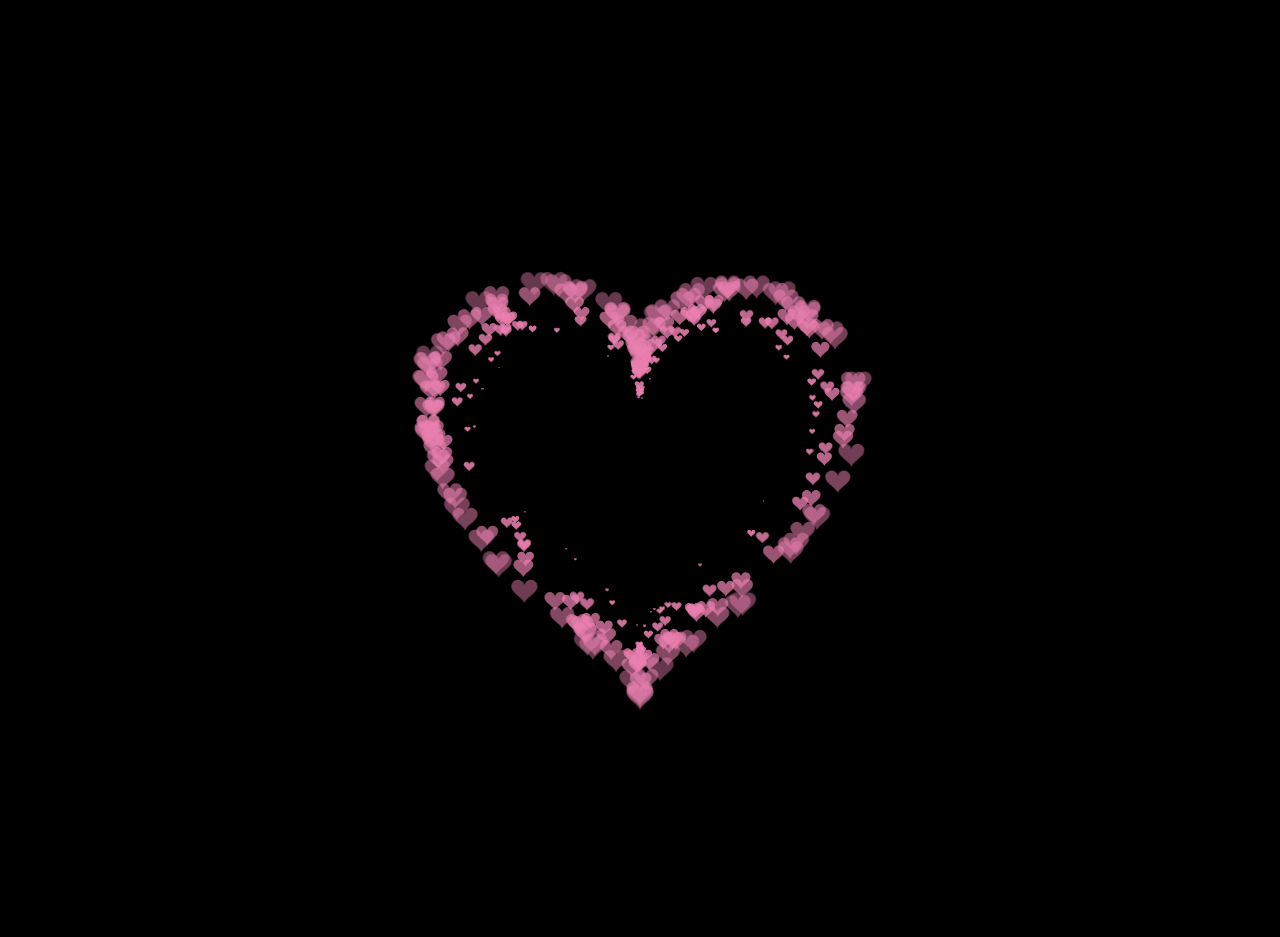
<file: love.html>
<html>
<head>
    <meta charset="utf-8">
    <title>loveHeart</title>
    <link rel="shortcut icon" href="http://zhouql.vip/images/心.png" type="image/x-icon">
    <style>
        html,
        body {
            height: 100%;
            padding: 0;
            margin: 0;
            background: #000;
        }
        canvas {
            position: absolute;
            width: 100%;
            height: 100%;
        }
    </style>
</head>
<body>
    <p>致我心爱的公主殿下.</p>
    <canvas id="pinkboard"></canvas>
    <script>
        var settings = {
            particles: {
                length: 500, 
                duration: 2, 
                velocity: 100, 
                effect: -0.75, 
                size: 32, 
            },
        };
        (function () { var b = 0; var c = ["ms", "moz", "webkit", "o"]; for (var a = 0; a < c.length && !window.requestAnimationFrame; ++a) { window.requestAnimationFrame = window[c[a] + "RequestAnimationFrame"]; window.cancelAnimationFrame = window[c[a] + "CancelAnimationFrame"] || window[c[a] + "CancelRequestAnimationFrame"] } if (!window.requestAnimationFrame) { window.requestAnimationFrame = function (h, e) { var d = new Date().getTime(); var f = Math.max(0, 16 - (d - b)); var g = window.setTimeout(function () { h(d + f) }, f); b = d + f; return g } } if (!window.cancelAnimationFrame) { window.cancelAnimationFrame = function (d) { clearTimeout(d) } } }());

        var Point = (function () {
            function Point(x, y) {
                this.x = (typeof x !== 'undefined') ? x : 0;
                this.y = (typeof y !== 'undefined') ? y : 0;
            }
            Point.prototype.clone = function () {
                return new Point(this.x, this.y);
            };
            Point.prototype.length = function (length) {
                if (typeof length == 'undefined')
                    return Math.sqrt(this.x * this.x + this.y * this.y);
                this.normalize();
                this.x *= length;
                this.y *= length;
                return this;
            };
            Point.prototype.normalize = function () {
                var length = this.length();
                this.x /= length;
                this.y /= length;
                return this;
            };
            return Point;
        })();
        var Particle = (function () {
            function Particle() {
                this.position = new Point();
                this.velocity = new Point();
                this.acceleration = new Point();
                this.age = 0;
            }
            Particle.prototype.initialize = function (x, y, dx, dy) {
                this.position.x = x;
                this.position.y = y;
                this.velocity.x = dx;
                this.velocity.y = dy;
                this.acceleration.x = dx * settings.particles.effect;
                this.acceleration.y = dy * settings.particles.effect;
                this.age = 0;
            };
            Particle.prototype.update = function (deltaTime) {
                this.position.x += this.velocity.x * deltaTime;
                this.position.y += this.velocity.y * deltaTime;
                this.velocity.x += this.acceleration.x * deltaTime;
                this.velocity.y += this.acceleration.y * deltaTime;
                this.age += deltaTime;
            };
            Particle.prototype.draw = function (context, image) {
                function ease(t) {
                    return (--t) * t * t + 1;
                }
                var size = image.width * ease(this.age / settings.particles.duration);
                context.globalAlpha = 1 - this.age / settings.particles.duration;
                context.drawImage(image, this.position.x - size / 2, this.position.y - size / 2, size, size);
            };
            return Particle;
        })();
        var ParticlePool = (function () {
            var particles,
                firstActive = 0,
                firstFree = 0,
                duration = settings.particles.duration;
            function ParticlePool(length) {
                // create and populate particle pool
                particles = new Array(length);
                for (var i = 0; i < particles.length; i++)
                    particles[i] = new Particle();
            }
            ParticlePool.prototype.add = function (x, y, dx, dy) {
                particles[firstFree].initialize(x, y, dx, dy);
                // handle circular queue
                firstFree++;
                if (firstFree == particles.length) firstFree = 0;
                if (firstActive == firstFree) firstActive++;
                if (firstActive == particles.length) firstActive = 0;
            };
            ParticlePool.prototype.update = function (deltaTime) {
                var i;
                // update active particles
                if (firstActive < firstFree) {
                    for (i = firstActive; i < firstFree; i++)
                        particles[i].update(deltaTime);
                }
                if (firstFree < firstActive) {
                    for (i = firstActive; i < particles.length; i++)
                        particles[i].update(deltaTime);
                    for (i = 0; i < firstFree; i++)
                        particles[i].update(deltaTime);
                }
                // remove inactive particles
                while (particles[firstActive].age >= duration && firstActive != firstFree) {
                    firstActive++;
                    if (firstActive == particles.length) firstActive = 0;
                }
            };
            ParticlePool.prototype.draw = function (context, image) {
                // draw active particles
                if (firstActive < firstFree) {
                    for (i = firstActive; i < firstFree; i++)
                        particles[i].draw(context, image);
                }
                if (firstFree < firstActive) {
                    for (i = firstActive; i < particles.length; i++)
                        particles[i].draw(context, image);
                    for (i = 0; i < firstFree; i++)
                        particles[i].draw(context, image);
                }
            };
            return ParticlePool;
        })();
        (function (canvas) {
            var context = canvas.getContext('2d'),
                particles = new ParticlePool(settings.particles.length),
                particleRate = settings.particles.length / settings.particles.duration, // particles/sec
                time;
            // get point on heart with -PI <= t <= PI
            function pointOnHeart(t) {
                return new Point(
                    160 * Math.pow(Math.sin(t), 3),
                    130 * Math.cos(t) - 50 * Math.cos(2 * t) - 20 * Math.cos(3 * t) - 10 * Math.cos(4 * t) + 25
                );
            }
            // creating the particle image using a dummy canvas
            var image = (function () {
                var canvas = document.createElement('canvas'),
                    context = canvas.getContext('2d');
                canvas.width = settings.particles.size;
                canvas.height = settings.particles.size;
                // helper function to create the path
                function to(t) {
                    var point = pointOnHeart(t);
                    point.x = settings.particles.size / 2 + point.x * settings.particles.size / 350;
                    point.y = settings.particles.size / 2 - point.y * settings.particles.size / 350;
                    return point;
                }
                // create the path
                context.beginPath();
                var t = -Math.PI;
                var point = to(t);
                context.moveTo(point.x, point.y);
                while (t < Math.PI) {
                    t += 0.01; // baby steps!
                    point = to(t);
                    context.lineTo(point.x, point.y);
                }
                context.closePath();
                // create the fill
                context.fillStyle = '#ea80b0';
                context.fill();
                // create the image
                var image = new Image();
                image.src = canvas.toDataURL();
                return image;
            })();
            // render that thing!
            function render() {
                // next animation frame
                requestAnimationFrame(render);
                // update time
                var newTime = new Date().getTime() / 1000,
                    deltaTime = newTime - (time || newTime);
                time = newTime;
                // clear canvas
                context.clearRect(0, 0, canvas.width, canvas.height);
                // create new particles
                var amount = particleRate * deltaTime;
                for (var i = 0; i < amount; i++) {
                    var pos = pointOnHeart(Math.PI - 2 * Math.PI * Math.random());
                    var dir = pos.clone().length(settings.particles.velocity);
                    particles.add(canvas.width / 2 + pos.x, canvas.height / 2 - pos.y, dir.x, -dir.y);
                }
                // update and draw particles
                particles.update(deltaTime);
                particles.draw(context, image);
            }
            // handle (re-)sizing of the canvas
            function onResize() {
                canvas.width = canvas.clientWidth;
                canvas.height = canvas.clientHeight;
            }
            window.onresize = onResize;
            // delay rendering bootstrap
            setTimeout(function () {
                onResize();
                render();
            }, 10);
        })(document.getElementById('pinkboard'));
        </script>
</body>

</html>
</file>
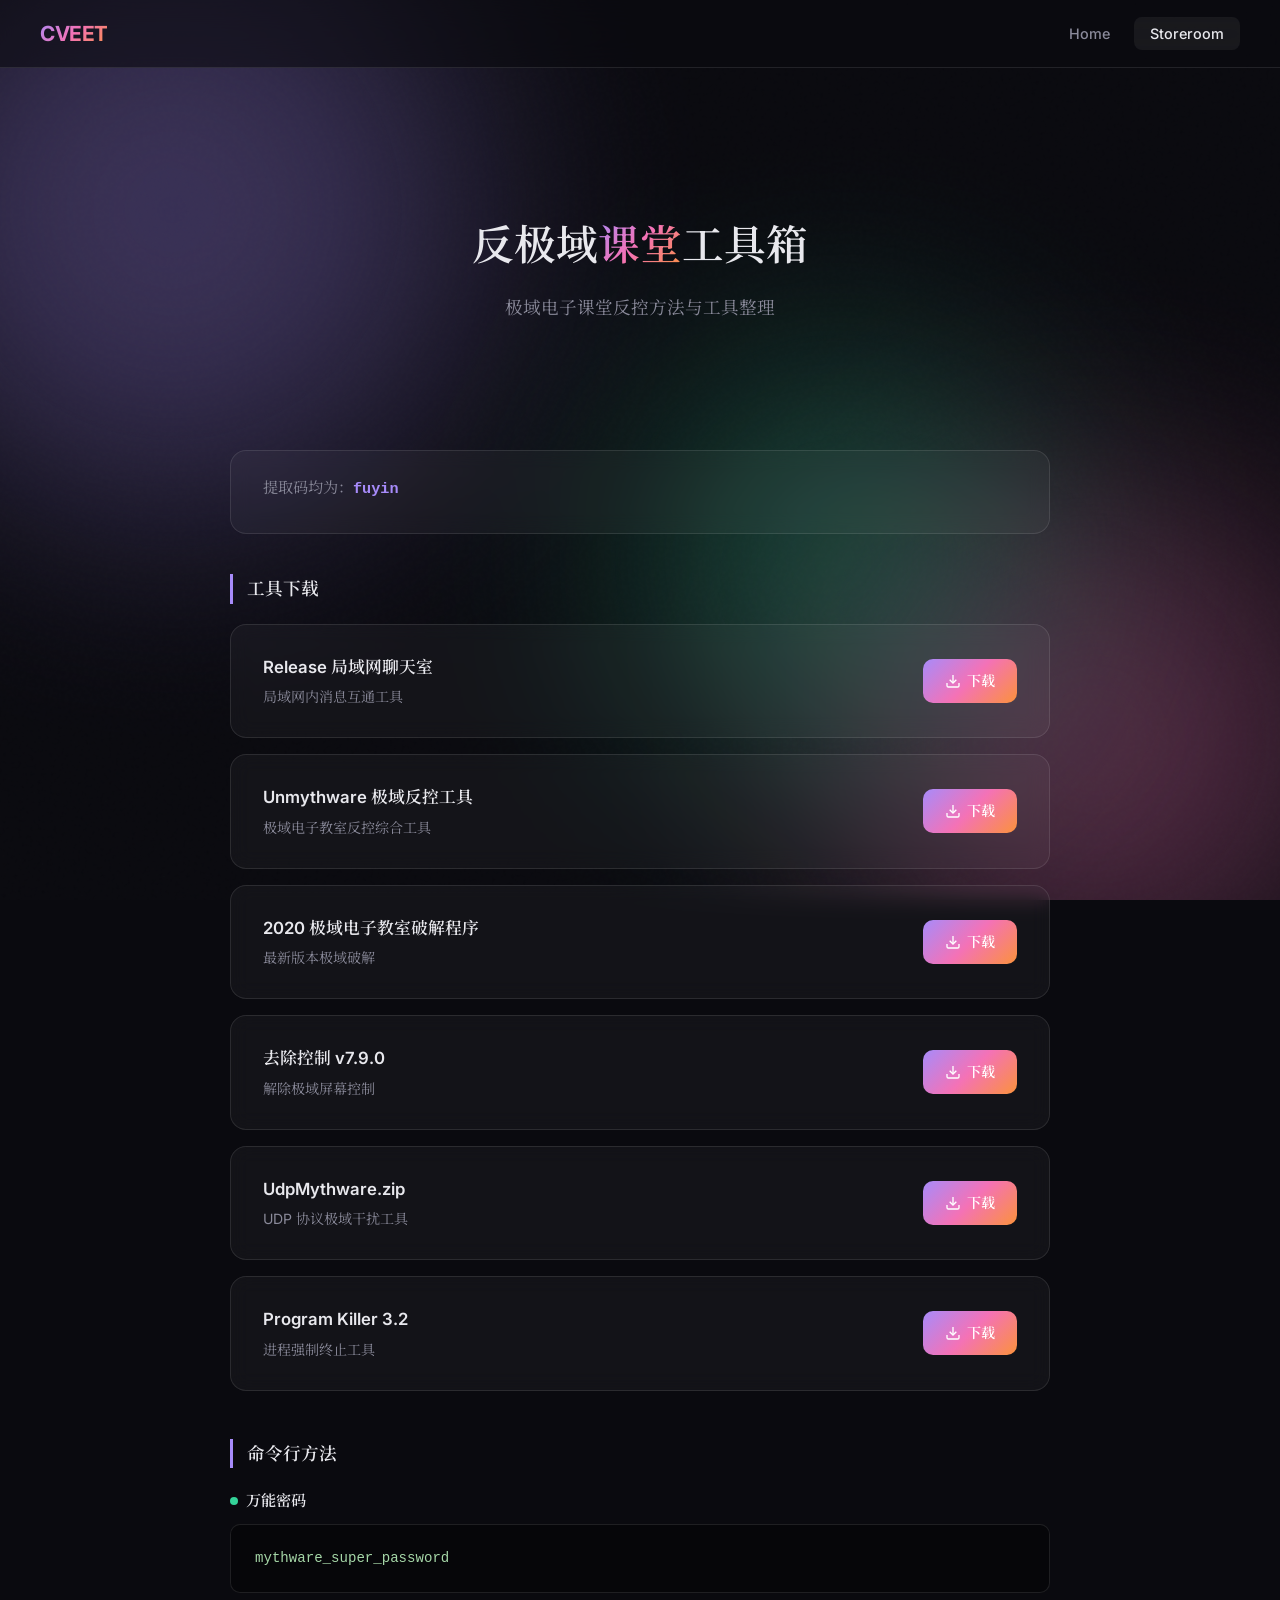
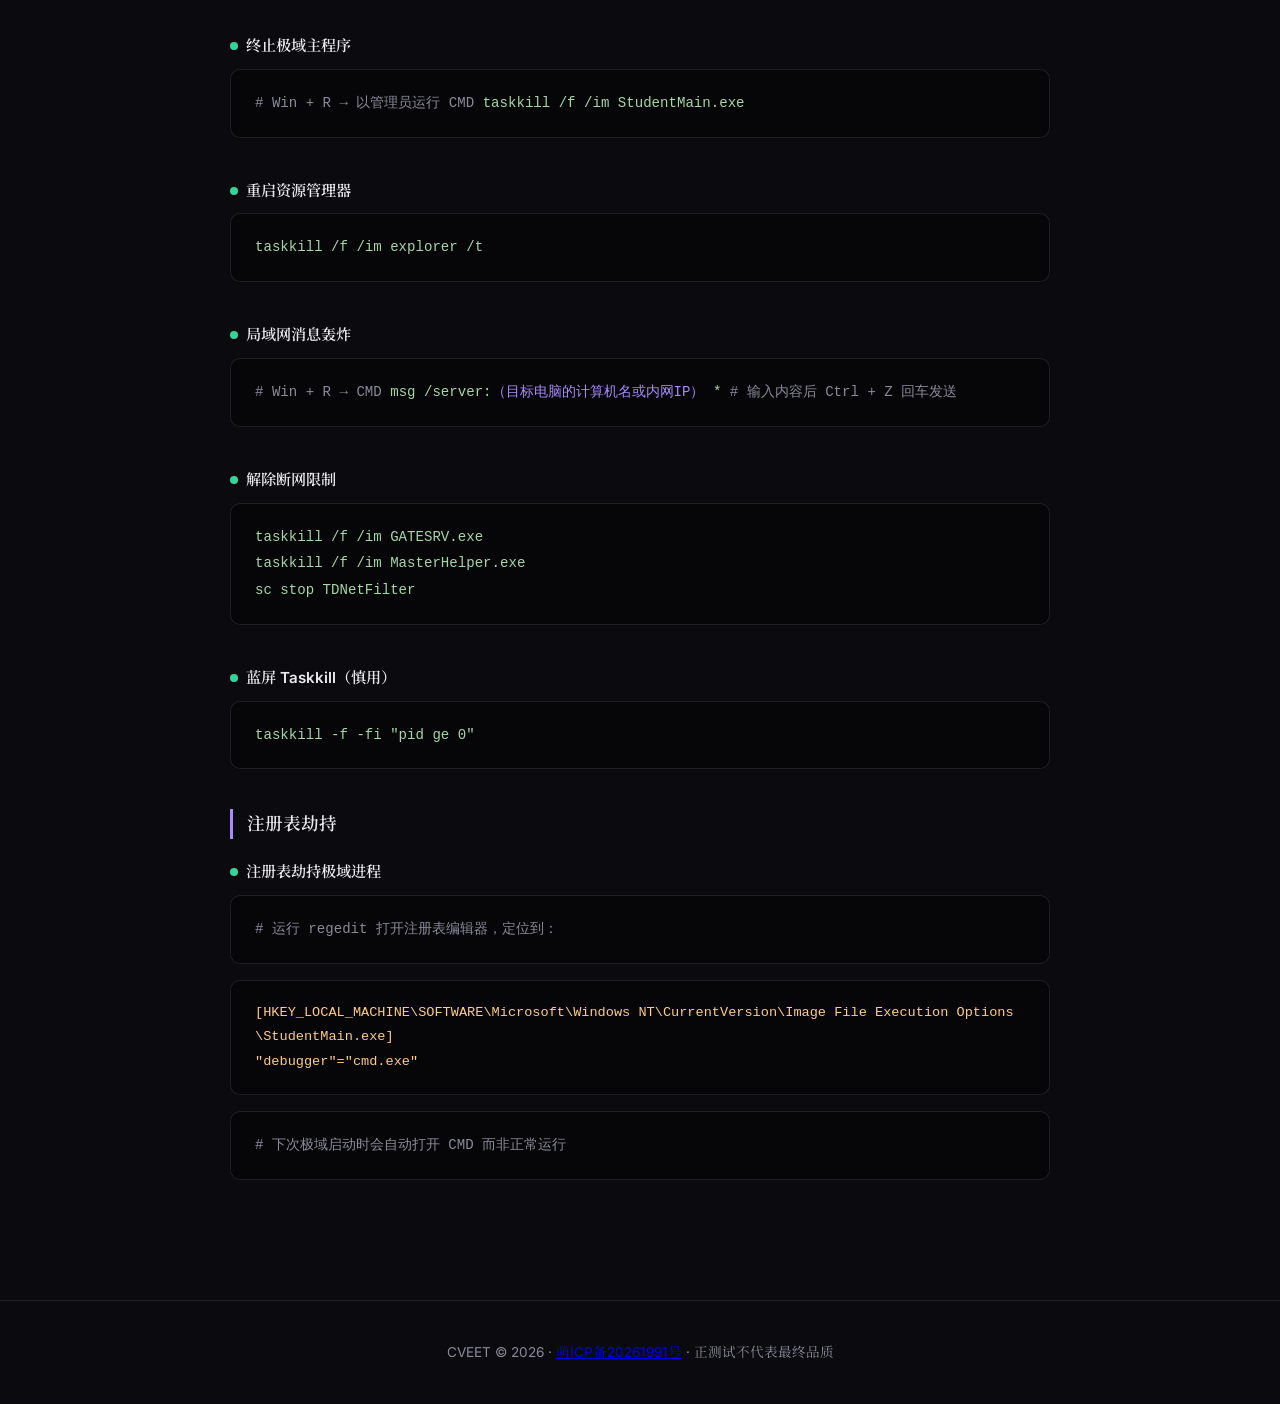
<file: stu.html>
<!--感谢千问Ai--Qwen3.7-Max帮我修改该网页-->
<!DOCTYPE html>
<html lang="zh-CN">
<head>
    <meta charset="UTF-8">
    <meta name="viewport" content="width=device-width, initial-scale=1.0">
    <title>Cveet 的反极域课堂</title>
    <link rel="shortcut icon" href="/images/favicon.ico" />
    <link href="https://fonts.googleapis.com/css2?family=Inter:wght@300;400;500;600;700&family=Noto+Serif+SC:wght@400;600&display=swap" rel="stylesheet">
    <style>
        *, *::before, *::after { margin: 0; padding: 0; box-sizing: border-box; }

        :root {
            --bg: #0a0a0f;
            --bg-card: rgba(255,255,255,0.04);
            --bg-glass: rgba(255,255,255,0.06);
            --border-glass: rgba(255,255,255,0.1);
            --text: #e8e8ed;
            --text-muted: #8a8a9a;
            --accent: #a78bfa;
            --accent2: #f472b6;
            --gradient: linear-gradient(135deg, #a78bfa, #f472b6, #fb923c);
            --radius: 16px;
            --radius-sm: 10px;
            --transition: 0.3s cubic-bezier(.4,0,.2,1);
        }

        html { scroll-behavior: smooth; }

        body {
            font-family: 'Inter', 'Noto Serif SC', -apple-system, sans-serif;
            background: var(--bg);
            color: var(--text);
            line-height: 1.7;
            overflow-x: hidden;
        }

        /* Animated Background */
        .bg-gradient {
            position: fixed; inset: 0; z-index: -1; overflow: hidden;
        }
        .bg-gradient .orb {
            position: absolute; border-radius: 50%; filter: blur(120px); opacity: 0.3;
            animation: orbFloat 20s ease-in-out infinite;
        }
        .bg-gradient .orb:nth-child(1) {
            width: 600px; height: 600px; background: #a78bfa; top: -10%; left: -10%;
        }
        .bg-gradient .orb:nth-child(2) {
            width: 500px; height: 500px; background: #f472b6; bottom: -10%; right: -5%;
            animation-delay: -7s;
        }
        .bg-gradient .orb:nth-child(3) {
            width: 400px; height: 400px; background: #34d399; top: 40%; left: 50%;
            animation-delay: -14s;
        }
        @keyframes orbFloat {
            0%, 100% { transform: translate(0, 0) scale(1); }
            25% { transform: translate(80px, -60px) scale(1.1); }
            50% { transform: translate(-40px, 80px) scale(0.9); }
            75% { transform: translate(60px, 40px) scale(1.05); }
        }

        .bg-gradient::after {
            content: ''; position: absolute; inset: 0;
            background: url("data:image/svg+xml,%3Csvg viewBox='0 0 256 256' xmlns='http://www.w3.org/2000/svg'%3E%3Cfilter id='n'%3E%3CfeTurbulence type='fractalNoise' baseFrequency='0.9' numOctaves='4' stitchTiles='stitch'/%3E%3C/filter%3E%3Crect width='100%25' height='100%25' filter='url(%23n)' opacity='0.03'/%3E%3C/svg%3E");
            opacity: 0.5; pointer-events: none;
        }

        /* Navigation */
        nav {
            position: fixed; top: 0; left: 0; right: 0; z-index: 100;
            padding: 16px 40px;
            display: flex; align-items: center; justify-content: space-between;
            backdrop-filter: blur(20px); -webkit-backdrop-filter: blur(20px);
            background: rgba(10,10,15,0.6);
            border-bottom: 1px solid var(--border-glass);
            transition: var(--transition);
        }
        nav.scrolled { background: rgba(10,10,15,0.85); }

        .nav-logo {
            font-size: 1.3rem; font-weight: 700; letter-spacing: -0.5px;
            background: var(--gradient); -webkit-background-clip: text; -webkit-text-fill-color: transparent;
            background-clip: text;
            text-decoration: none;
        }

        .nav-links { display: flex; gap: 8px; list-style: none; }
        .nav-links a {
            color: var(--text-muted); text-decoration: none; font-size: 0.9rem;
            padding: 8px 16px; border-radius: 8px; transition: var(--transition);
            font-weight: 500;
        }
        .nav-links a:hover, .nav-links a.active {
            color: var(--text); background: var(--bg-glass);
        }

        .nav-toggle { display: none; background: none; border: none; color: var(--text); cursor: pointer; padding: 8px; }
        .nav-toggle svg { width: 24px; height: 24px; }

        /* Hero */
        .hero {
            min-height: 50vh; padding: 140px 40px 60px;
            display: flex; align-items: center; justify-content: center; text-align: center;
        }
        .hero h1 {
            font-family: 'Noto Serif SC', serif; font-size: 2.6rem; font-weight: 600;
            margin-bottom: 16px;
        }
        .hero h1 .highlight {
            background: var(--gradient); -webkit-background-clip: text; -webkit-text-fill-color: transparent;
            background-clip: text;
        }
        .hero p { color: var(--text-muted); font-size: 1.1rem; }

        /* Content */
        .container { max-width: 900px; width: 100%; margin: 0 auto; padding: 0 40px 80px; }

        .notice {
            background: var(--bg-card); border: 1px solid var(--border-glass);
            border-radius: var(--radius); padding: 24px 32px; margin-bottom: 40px;
            backdrop-filter: blur(10px); -webkit-backdrop-filter: blur(10px);
        }
        .notice p { color: var(--text-muted); font-size: 0.95rem; margin-bottom: 6px; }
        .notice .code { color: var(--accent); font-family: 'Courier New', monospace; font-weight: 600; }

        /* Section Title */
        .section-label {
            font-size: 1.1rem; font-weight: 600; color: var(--text);
            margin-bottom: 20px; padding-left: 14px;
            border-left: 3px solid var(--accent);
        }

        /* Tool Cards */
        .card-grid {
            display: grid; grid-template-columns: 1fr; gap: 16px; margin-bottom: 48px;
        }

        .tool-card {
            background: var(--bg-card); border: 1px solid var(--border-glass);
            border-radius: var(--radius); padding: 28px 32px;
            backdrop-filter: blur(10px); -webkit-backdrop-filter: blur(10px);
            transition: var(--transition);
            display: flex; align-items: center; justify-content: space-between; gap: 20px;
        }
        .tool-card:hover {
            border-color: rgba(167,139,250,0.3);
            transform: translateY(-2px);
            box-shadow: 0 8px 32px rgba(167,139,250,0.1);
        }

        .tool-info { flex: 1; min-width: 0; }
        .tool-name {
            font-size: 1.05rem; font-weight: 600; color: var(--text);
            margin-bottom: 4px;
        }
        .tool-desc { font-size: 0.88rem; color: var(--text-muted); }

        .tool-btn {
            flex-shrink: 0;
            display: inline-flex; align-items: center; gap: 6px;
            padding: 10px 22px; border-radius: 10px;
            background: var(--gradient); color: #fff;
            font-size: 0.88rem; font-weight: 600;
            text-decoration: none; transition: var(--transition);
            white-space: nowrap;
        }
        .tool-btn:hover { opacity: 0.85; transform: scale(1.03); }
        .tool-btn svg { width: 16px; height: 16px; }

        /* Command Block */
        .cmd-block {
            background: rgba(0,0,0,0.4); border: 1px solid var(--border-glass);
            border-radius: var(--radius-sm); padding: 20px 24px;
            margin-bottom: 16px; font-family: 'Courier New', Consolas, monospace;
            font-size: 0.88rem; color: #a5d6a7; line-height: 1.9;
            overflow-x: auto; position: relative;
        }
        .cmd-block .comment { color: var(--text-muted); }
        .cmd-block .highlight-cmd { color: var(--accent); }

        .cmd-label {
            font-size: 0.95rem; font-weight: 600; color: var(--text);
            margin-bottom: 10px; display: flex; align-items: center; gap: 8px;
        }
        .cmd-label .dot {
            width: 8px; height: 8px; border-radius: 50%;
            background: var(--accent3, #34d399);
        }

        .cmd-section { margin-bottom: 40px; }

        /* Registry Block */
        .reg-block {
            background: rgba(0,0,0,0.4); border: 1px solid var(--border-glass);
            border-radius: var(--radius-sm); padding: 20px 24px;
            margin: 12px 0 16px; font-family: 'Courier New', Consolas, monospace;
            font-size: 0.85rem; color: #ffcc80; line-height: 1.8;
            overflow-x: auto; white-space: pre-wrap; word-break: break-all;
        }

        /* Footer */
        footer {
            text-align: center; padding: 40px; color: var(--text-muted);
            font-size: 0.85rem; border-top: 1px solid var(--border-glass);
        }

        /* Scrollbar */
        ::-webkit-scrollbar { width: 6px; }
        ::-webkit-scrollbar-track { background: transparent; }
        ::-webkit-scrollbar-thumb { background: rgba(255,255,255,0.15); border-radius: 3px; }

        /* Responsive */
        @media (max-width: 900px) {
            .hero h1 { font-size: 2rem; }
            .container { padding: 0 20px 60px; }
            nav { padding: 14px 20px; }
            .hero { padding: 120px 20px 40px; }
        }

        @media (max-width: 640px) {
            .nav-links {
                position: fixed; top: 0; right: 0; bottom: 0; width: 260px;
                flex-direction: column; padding: 80px 24px 40px;
                background: #0a0a0f;
                backdrop-filter: blur(20px); -webkit-backdrop-filter: blur(20px);
                transform: translateX(100%); transition: transform 0.3s ease;
                border-left: 1px solid var(--border-glass);
            }
            .nav-links.open { transform: translateX(0); }
            .nav-links a { font-size: 1rem; padding: 12px 16px; background: rgba(255,255,255,0.06); border-radius: 10px; color: var(--text); }
            .nav-links a.active { background: linear-gradient(135deg, #a78bfa, #f472b6); color: #fff; }
            .nav-toggle { display: block; }
            .hero h1 { font-size: 1.5rem; }
            .tool-card { flex-direction: column; align-items: flex-start; }
            .tool-btn { width: 100%; justify-content: center; }
        }
    </style>
</head>
<body>

<div class="bg-gradient">
    <div class="orb"></div>
    <div class="orb"></div>
    <div class="orb"></div>
</div>

<nav id="navbar">
    <a href="/" class="nav-logo">CVEET</a>
    <ul class="nav-links" id="navLinks">
        <li><a href="/">Home</a></li>
        <li><a href="/stu.html" class="active">Storeroom</a></li>
    </ul>
    <button class="nav-toggle" id="navToggle" aria-label="Toggle menu">
        <svg viewBox="0 0 24 24" fill="none" stroke="currentColor" stroke-width="2">
            <line x1="3" y1="6" x2="21" y2="6"/>
            <line x1="3" y1="12" x2="21" y2="12"/>
            <line x1="3" y1="18" x2="21" y2="18"/>
        </svg>
    </button>
</nav>

<!-- Hero -->
<div class="hero">
    <div>
        <h1>反极域<span class="highlight">课堂</span>工具箱</h1>
        <p>极域电子课堂反控方法与工具整理</p>
    </div>
</div>

<!-- Content -->
<div class="container">

    <!-- Notice -->
    <div class="notice">
        <p>提取码均为：<span class="code">fuyin</span></p>
    </div>

    <!-- Download Tools -->
    <div class="section-label">工具下载</div>
    <div class="card-grid">
        <div class="tool-card">
            <div class="tool-info">
                <div class="tool-name">Release 局域网聊天室</div>
                <div class="tool-desc">局域网内消息互通工具</div>
            </div>
            <a href="https://wws.lanzouv.com/iIh9B0db3ymj" target="_blank" class="tool-btn">
                <svg viewBox="0 0 24 24" fill="none" stroke="currentColor" stroke-width="2"><path d="M21 15v4a2 2 0 0 1-2 2H5a2 2 0 0 1-2-2v-4"/><polyline points="7 10 12 15 17 10"/><line x1="12" y1="15" x2="12" y2="3"/></svg>
                下载
            </a>
        </div>
        <div class="tool-card">
            <div class="tool-info">
                <div class="tool-name">Unmythware 极域反控工具</div>
                <div class="tool-desc">极域电子教室反控综合工具</div>
            </div>
            <a href="https://www.lanzoui.com/b00zd9syf" target="_blank" class="tool-btn">
                <svg viewBox="0 0 24 24" fill="none" stroke="currentColor" stroke-width="2"><path d="M21 15v4a2 2 0 0 1-2 2H5a2 2 0 0 1-2-2v-4"/><polyline points="7 10 12 15 17 10"/><line x1="12" y1="15" x2="12" y2="3"/></svg>
                下载
            </a>
        </div>
        <div class="tool-card">
            <div class="tool-info">
                <div class="tool-name">2020 极域电子教室破解程序</div>
                <div class="tool-desc">最新版本极域破解</div>
            </div>
            <a href="https://wwl.lanzouv.com/iWbxW0gfm8yb" target="_blank" class="tool-btn">
                <svg viewBox="0 0 24 24" fill="none" stroke="currentColor" stroke-width="2"><path d="M21 15v4a2 2 0 0 1-2 2H5a2 2 0 0 1-2-2v-4"/><polyline points="7 10 12 15 17 10"/><line x1="12" y1="15" x2="12" y2="3"/></svg>
                下载
            </a>
        </div>
        <div class="tool-card">
            <div class="tool-info">
                <div class="tool-name">去除控制 v7.9.0</div>
                <div class="tool-desc">解除极域屏幕控制</div>
            </div>
            <a href="https://wws.lanzouv.com/iG3vf0cc905e" target="_blank" class="tool-btn">
                <svg viewBox="0 0 24 24" fill="none" stroke="currentColor" stroke-width="2"><path d="M21 15v4a2 2 0 0 1-2 2H5a2 2 0 0 1-2-2v-4"/><polyline points="7 10 12 15 17 10"/><line x1="12" y1="15" x2="12" y2="3"/></svg>
                下载
            </a>
        </div>
        <div class="tool-card">
            <div class="tool-info">
                <div class="tool-name">UdpMythware.zip</div>
                <div class="tool-desc">UDP 协议极域干扰工具</div>
            </div>
            <a href="https://wwp.lanzouy.com/itd5H0crinne" target="_blank" class="tool-btn">
                <svg viewBox="0 0 24 24" fill="none" stroke="currentColor" stroke-width="2"><path d="M21 15v4a2 2 0 0 1-2 2H5a2 2 0 0 1-2-2v-4"/><polyline points="7 10 12 15 17 10"/><line x1="12" y1="15" x2="12" y2="3"/></svg>
                下载
            </a>
        </div>
        <div class="tool-card">
            <div class="tool-info">
                <div class="tool-name">Program Killer 3.2</div>
                <div class="tool-desc">进程强制终止工具</div>
            </div>
            <a href="https://wws.lanzouv.com/i28LE0cempmb" target="_blank" class="tool-btn">
                <svg viewBox="0 0 24 24" fill="none" stroke="currentColor" stroke-width="2"><path d="M21 15v4a2 2 0 0 1-2 2H5a2 2 0 0 1-2-2v-4"/><polyline points="7 10 12 15 17 10"/><line x1="12" y1="15" x2="12" y2="3"/></svg>
                下载
            </a>
        </div>
    </div>

    <!-- Command Methods -->
    <div class="section-label">命令行方法</div>

    <div class="cmd-section">
        <div class="cmd-label"><span class="dot"></span>万能密码</div>
        <div class="cmd-block">mythware_super_password</div>
    </div>

    <div class="cmd-section">
        <div class="cmd-label"><span class="dot"></span>终止极域主程序</div>
        <div class="cmd-block"><span class="comment"># Win + R → 以管理员运行 CMD</span>
taskkill /f /im StudentMain.exe</div>
    </div>

    <div class="cmd-section">
        <div class="cmd-label"><span class="dot"></span>重启资源管理器</div>
        <div class="cmd-block">taskkill /f /im explorer /t</div>
    </div>

    <div class="cmd-section">
        <div class="cmd-label"><span class="dot"></span>局域网消息轰炸</div>
        <div class="cmd-block"><span class="comment"># Win + R → CMD</span>
msg /server:<span class="highlight-cmd">（目标电脑的计算机名或内网IP）</span> *
<span class="comment"># 输入内容后 Ctrl + Z 回车发送</span></div>
    </div>

    <div class="cmd-section">
        <div class="cmd-label"><span class="dot"></span>解除断网限制</div>
        <div class="cmd-block">taskkill /f /im GATESRV.exe
<br>taskkill /f /im MasterHelper.exe
<br>sc stop TDNetFilter</div>
    </div>

    <div class="cmd-section">
        <div class="cmd-label"><span class="dot"></span>蓝屏 Taskkill（慎用）</div>
        <div class="cmd-block">taskkill -f -fi "pid ge 0"</div>
    </div>

    <!-- Registry -->
    <div class="section-label">注册表劫持</div>
    <div class="cmd-section">
        <div class="cmd-label"><span class="dot"></span>注册表劫持极域进程</div>
        <div class="cmd-block"><span class="comment"># 运行 regedit 打开注册表编辑器，定位到：</span></div>
        <div class="reg-block">[HKEY_LOCAL_MACHINE\SOFTWARE\Microsoft\Windows NT\CurrentVersion\Image File Execution Options\StudentMain.exe]
"debugger"="cmd.exe"</div>
        <div class="cmd-block"><span class="comment"># 下次极域启动时会自动打开 CMD 而非正常运行</span></div>
    </div>

</div>

<footer>
    <p>CVEET &copy; 2026 &middot; <a href="https://icp.gov.moe/?keyword=20261991" target="_blank">萌ICP备20261991号</a> &middot; 正测试不代表最终品质</p>
</footer>

<script>
(function() {
    var navbar = document.getElementById('navbar');
    window.addEventListener('scroll', function() {
        navbar.classList.toggle('scrolled', window.scrollY > 60);
    });

    var navToggle = document.getElementById('navToggle');
    var navLinksEl = document.getElementById('navLinks');
    navToggle.addEventListener('click', function() {
        navLinksEl.classList.toggle('open');
    });
    navLinksEl.querySelectorAll('a').forEach(function(a) {
        a.addEventListener('click', function() { navLinksEl.classList.remove('open'); });
    });
})();
</script>

</body>
</html>
</file>
